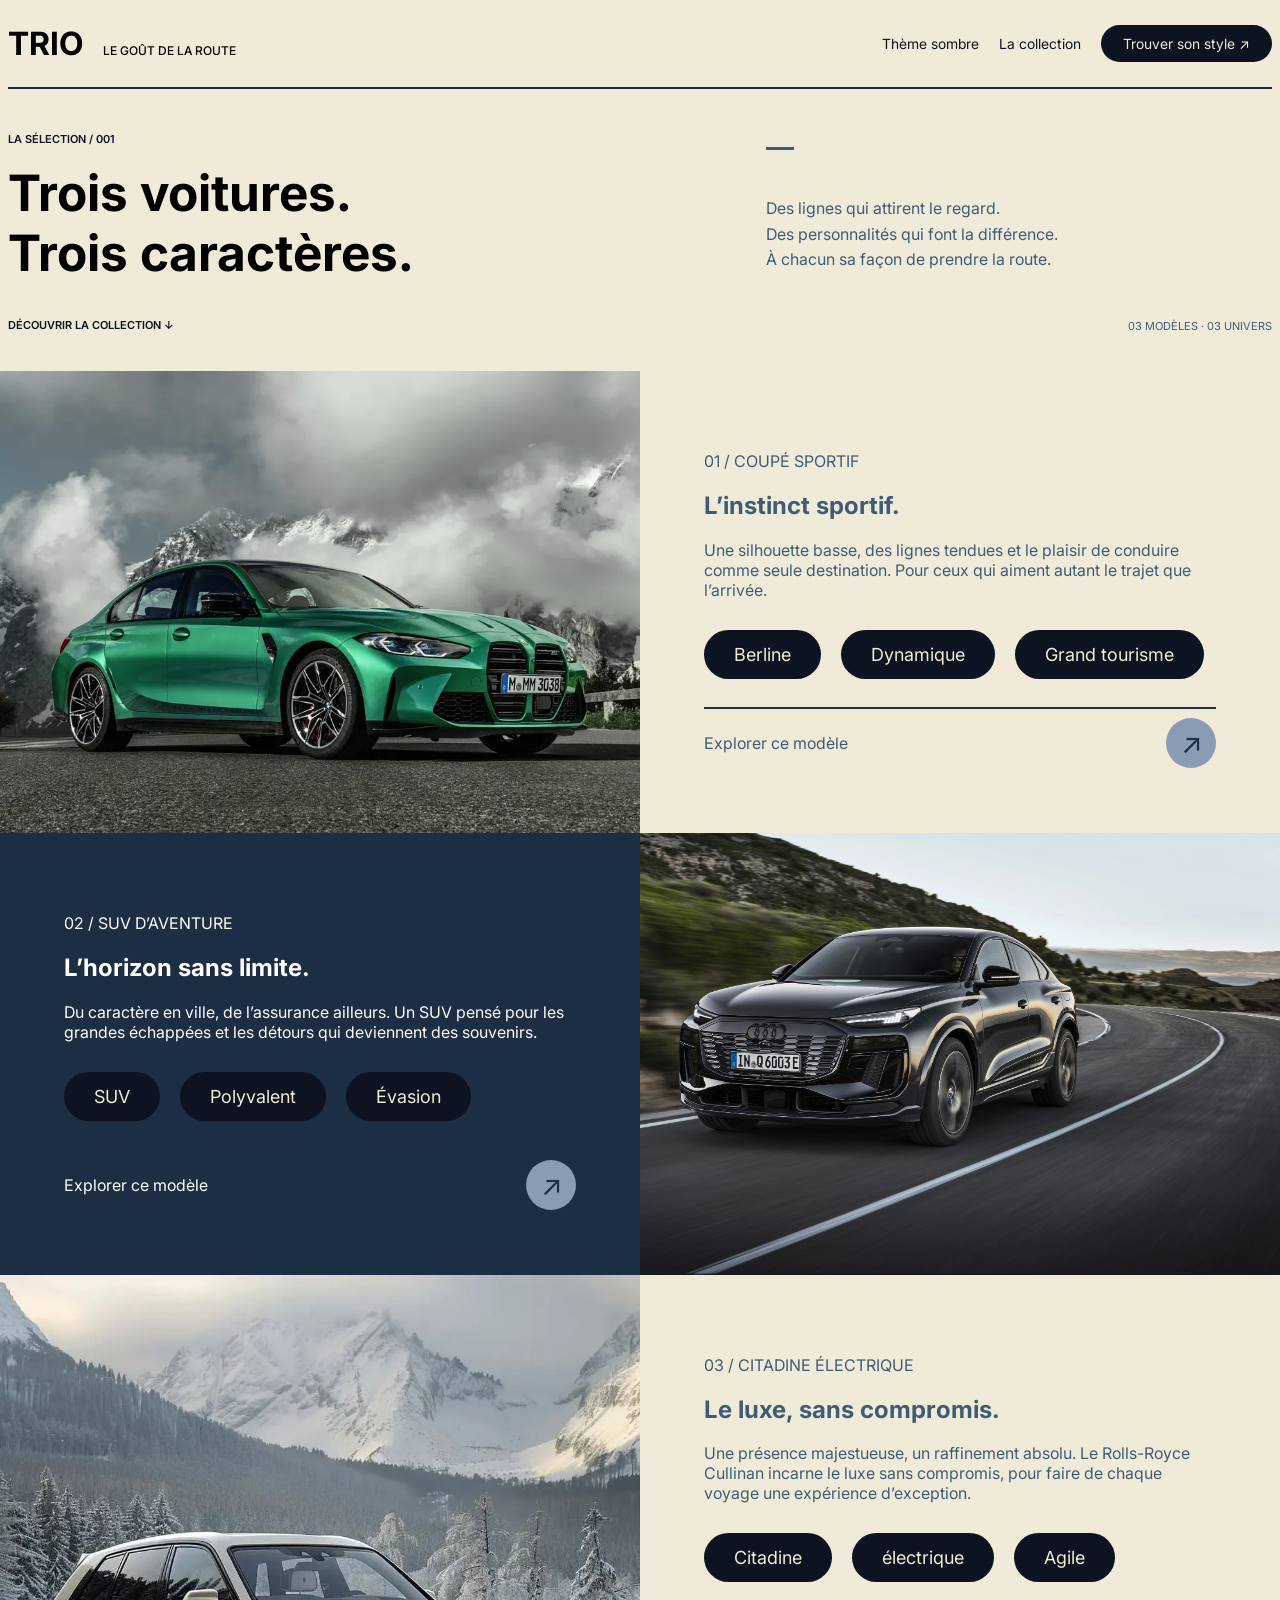
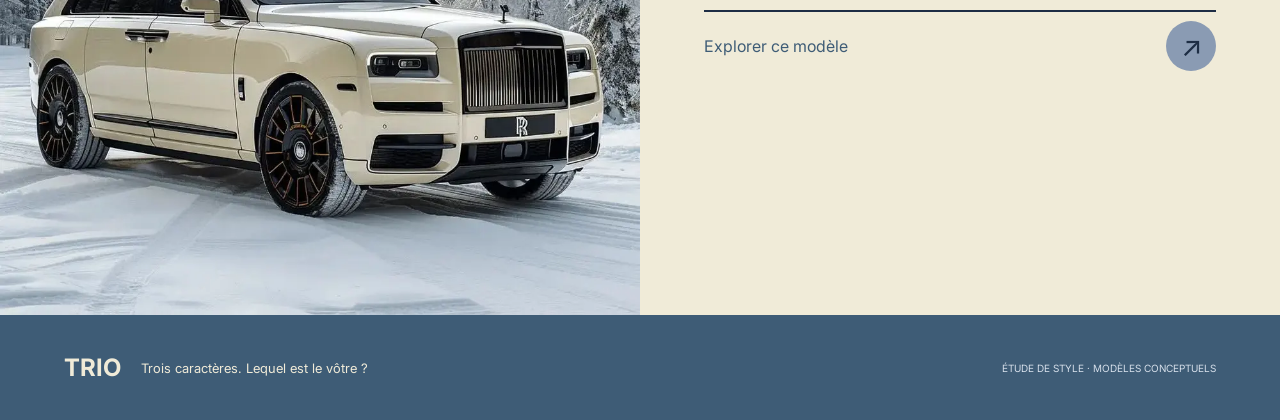
<file: index.html>
<!DOCTYPE html>
<html lang="fr">
<head>
    <meta charset="UTF-8">
    <meta name="viewport" content="width=device-width, initial-scale=1.0">
    <title>TRIO – Le goût de la route : trois voitures, trois caractères</title>
    <!-- Réseaux sociaux : aperçu du lien (Open Graph / Twitter) -->
    <meta property="og:type" content="website">
    <meta property="og:title" content="TRIO – Le goût de la route : trois voitures, trois caractères">
    <meta property="og:description" content="TRIO, une sélection de trois voitures aux personnalités marquées : un coupé sportif, un SUV d'aventure et un SUV de luxe.">
    <meta property="og:image" content="https://ramos.alwaysdata.net/image/voiture1.webp">
    <meta name="twitter:card" content="summary_large_image">
    <!-- Description affichée par les moteurs de recherche -->
    <meta name="description"content="TRIO, une sélection de trois voitures aux personnalités marquées : un coupé sportif, un SUV d'aventure et un SUV de luxe.">
    <!-- Préchargement de l'image principale et de la police pour accélérer l'affichage -->
    <link rel="preload" as="image" href="image/voiture1.webp" type="image/webp">
    <link rel="preload" as="font" type="font/woff2" href="font/inter/Inter-Regular.woff2" crossorigin>
    <!-- Feuille de style principale -->
    <link rel="stylesheet" href="css/style.css">
    <!-- Script du changement de thème clair/sombre (defer : exécuté après le chargement du HTML) -->
    <script src="javascript/script.js" defer></script>
    <!-- Icône de l'onglet du navigateur -->
    <link rel="icon" type="image/png" href="image/favicon.png">
</head>
<body>
    <!-- Header: logo, menu and theme button -->
    <header id="top">
        <!-- Barre du haut : logo + navigation -->
        <div class="entete">
            <p class="logo"><span class="logo-titre">TRIO</span><span class="logo-sous">LE GOÛT DE LA ROUTE</span></p>
            <nav class="menu">
                <!-- Bouton qui bascule entre thème clair et sombre -->
                <button type="button" class="theme-toggle" id="theme-toggle" aria-pressed="false">Thème sombre</button>
                <a href="index.html#voiture1">La collection</a>
                <a href="#voiture1" class="tag">Trouver son style ↗</a>
            </nav>
        </div>
        <hr class="barre">
        <!-- Introduction : titre à gauche, slogan à droite -->
        <div class="intro">
            <div class="intro-gauche">
                <small>LA SÉLECTION / 001</small>
                <h1>Trois voitures.<br>Trois caractères.</h1>
                <a href="#voiture1" class="decouvrir">DÉCOUVRIR LA COLLECTION ↓</a>
            </div>
            <div class="intro-droite">
                <hr class="trait">
                <p>Des lignes qui attirent le regard.<br>Des personnalités qui font la différence.<br>À chacun sa façon de prendre la route.</p>
                <small class="compteur">03 MODÈLES · 03 UNIVERS</small>
            </div>
        </div>
    </header>
    <!-- Main content -->
    <main>
        <!-- Voiture 1 : coupé sportif (image à gauche, texte à droite) -->
        <article id="voiture1">
            <img src="image/voiture1.webp" width="1000" height="667" fetchpriority="high" loading="lazy" alt="Coupé sportif aux lignes basses et tendues">
            <div class="texte1">
                <p>01  /  COUPÉ SPORTIF</p>
                <h2>L’instinct sportif.</h2>
                <p>Une silhouette basse, des lignes tendues et le plaisir de conduire comme seule destination. Pour ceux qui aiment autant le trajet que l’arrivée. </p>
                <!-- Mots-clés du modèle -->
                <div class="tags">
                    <span class="tag">Berline</span>
                    <span class="tag">Dynamique</span>
                    <span class="tag">Grand tourisme</span>
                    <hr class="barre">
                </div>
                <!-- Lien vers la page détaillée du modèle -->
                <div class="div-fleche">
                    <p>Explorer ce modèle</p>
                    <a href="voiture1.html" class="bouton-fleche" aria-label="Explorer ce modèle">↗</a>
                </div>
            </div>
        </article>
        <!-- Voiture 2 : SUV d'aventure (texte à gauche, image à droite) -->
        <article id="voiture2">
            <div class="texte2">
                <p>02  /  SUV D’AVENTURE</p>
                <h2>L’horizon sans limite.</h2>
                <p>Du caractère en ville, de l’assurance ailleurs. Un SUV pensé pour les grandes échappées et les détours qui deviennent des souvenirs.</p>
                <!-- Mots-clés du modèle -->
                <div class="tags">
                    <span class="tag">SUV</span>
                    <span class="tag">Polyvalent</span>
                    <span class="tag">Évasion</span>
                    <hr class="barre">
                </div>
                <!-- Lien vers la page détaillée du modèle -->
                <div class="div-fleche">
                    <p>Explorer ce modèle</p>
                    <a href="voiture2.html" class="bouton-fleche" aria-label="Explorer ce modèle">↗</a>
                </div>
            </div>
            <img src="image/voiture2.webp" width="1000" height="596" loading="lazy" alt="SUV d'aventure sur la route">
        </article>
        <!-- Voiture 3 : Rolls-Royce Cullinan (image à gauche, texte à droite) -->
        <article id="voiture3">
            <img src="image/voiture3.webp" width="1000" height="1000" loading="lazy" alt="Rolls-Royce Cullinan, SUV de luxe">
            <div class="texte3">
                <p>03  /  CITADINE ÉLECTRIQUE</p>
                <h2>Le luxe, sans compromis.</h2>
                <p>Une présence majestueuse, un raffinement absolu. Le Rolls-Royce Cullinan incarne le luxe sans compromis, pour faire de chaque voyage une expérience d’exception.</p>
                <!-- Mots-clés du modèle -->
                <div class="tags">
                    <span class="tag">Citadine</span>
                    <span class="tag">électrique</span>
                    <span class="tag">Agile</span>
                    <hr class="barre">
                </div>
                <!-- Lien vers la page détaillée du modèle -->
                <div class="div-fleche">
                    <p>Explorer ce modèle</p>
                    <a href="voiture3.html" class="bouton-fleche" aria-label="Explorer ce modèle">↗</a>
                </div>
            </div>
        </article>
    </main>
    <!-- Footer -->
    <footer id="footer">
        <span class="footer-logo">TRIO</span>
        <span class="footer-slogan">Trois caractères. Lequel est le vôtre ?</span>
        <small class="footer-note">ÉTUDE DE STYLE · MODÈLES CONCEPTUELS</small>
    </footer>
</body>
</html>
</file>
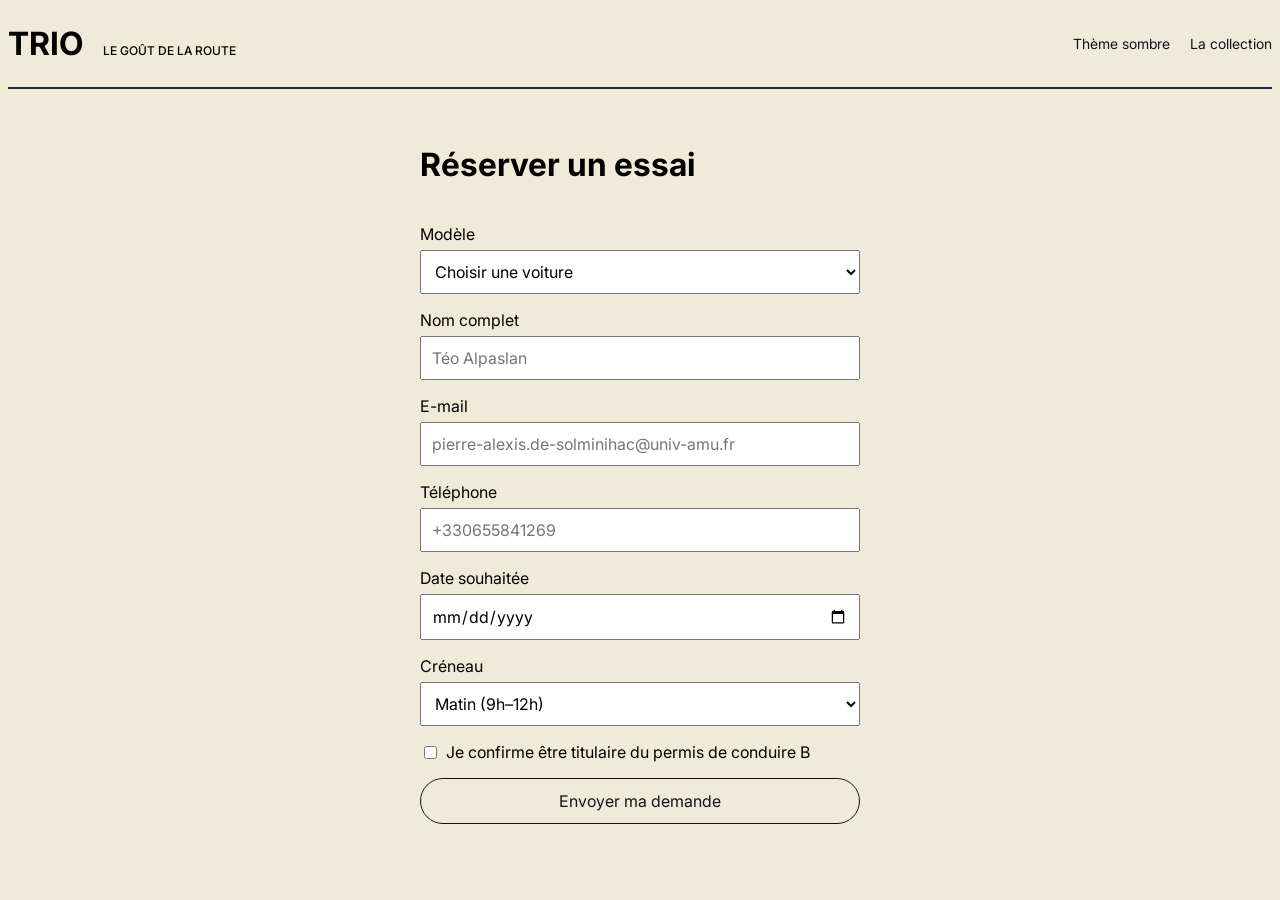
<file: formulaire.html>
<!DOCTYPE html>
<html lang="fr">
<head>
    <meta charset="UTF-8">
    <meta name="viewport" content="width=device-width, initial-scale=1.0">
    <title>TRIO – Réserver un essai</title>
    <meta name="description" content="Réservez un essai d'une voiture de la collection TRIO : BMW M3, Audi Q6 e-tron ou Rolls-Royce Cullinan.">
    <meta property="og:type" content="website">
    <meta property="og:title" content="TRIO – Réserver un essai">
    <meta property="og:description" content="Réservez un essai d'une voiture de la collection TRIO : BMW M3, Audi Q6 e-tron ou Rolls-Royce Cullinan.">
    <meta property="og:image" content="https://ramos.alwaysdata.net/image/voiture1.webp">
    <meta name="twitter:card" content="summary_large_image">
    <link rel="stylesheet" href="css/style.css">
    <!-- Theme switch (2nd stylesheet) -->
    <script src="javascript/script.js" defer></script>
    <link rel="icon" type="image/png" href="image/favicon.png">
</head>
<body>
    <!-- Header: logo, menu and theme button -->
    <header id="top">
        <div class="entete">
            <p class="logo"><span class="logo-titre">TRIO</span><span class="logo-sous">LE GOÛT DE LA ROUTE</span></p>
            <nav class="menu">
                <button type="button" class="theme-toggle" id="theme-toggle" aria-pressed="false">Thème sombre</button>
                <a href="index.html#voiture1">La collection</a>
            </nav>
        </div>
        <hr class="barre">
    </header>
    <!-- Main content -->
    <main>
        <h1 class="form-titre">Réserver un essai</h1>
        <!-- Test drive request (not sent anywhere yet) -->
        <form class="formulaire" action="#" method="post">
            <label>Modèle
                <select name="modele" required>
                    <option value="">Choisir une voiture</option>
                    <option>BMW M3 G80 Competition M</option>
                    <option>Audi Q6 e-tron</option>
                    <option>Rolls-Royce Cullinan</option>
                </select>
            </label>
            <label>Nom complet
                <input type="text" placeholder="Téo Alpaslan" name="nom" autocomplete="name" required>
            </label>
            <label>E-mail
                <input type="email" name="email" placeholder="pierre-alexis.de-solminihac@univ-amu.fr" autocomplete="email" required>
            </label>
            <label>Téléphone
                <input type="tel" placeholder="+330655841269" name="tel" autocomplete="tel" pattern="[0-9 +]{10,}" required>
            </label>
            <label>Date souhaitée
                <input type="date" name="date" required>
            </label>
            <label>Créneau
                <select name="creneau" required>
                    <option>Matin (9h–12h)</option>
                    <option>Après-midi (14h–18h)</option>
                </select>
            </label>
            <label class="form-check">
                <input type="checkbox" name="permis" required>
                Je confirme être titulaire du permis de conduire B
            </label>
            <button type="submit" class="bouton-clair">Envoyer ma demande</button>
        </form>
    </main>
</body>
</html>
</file>
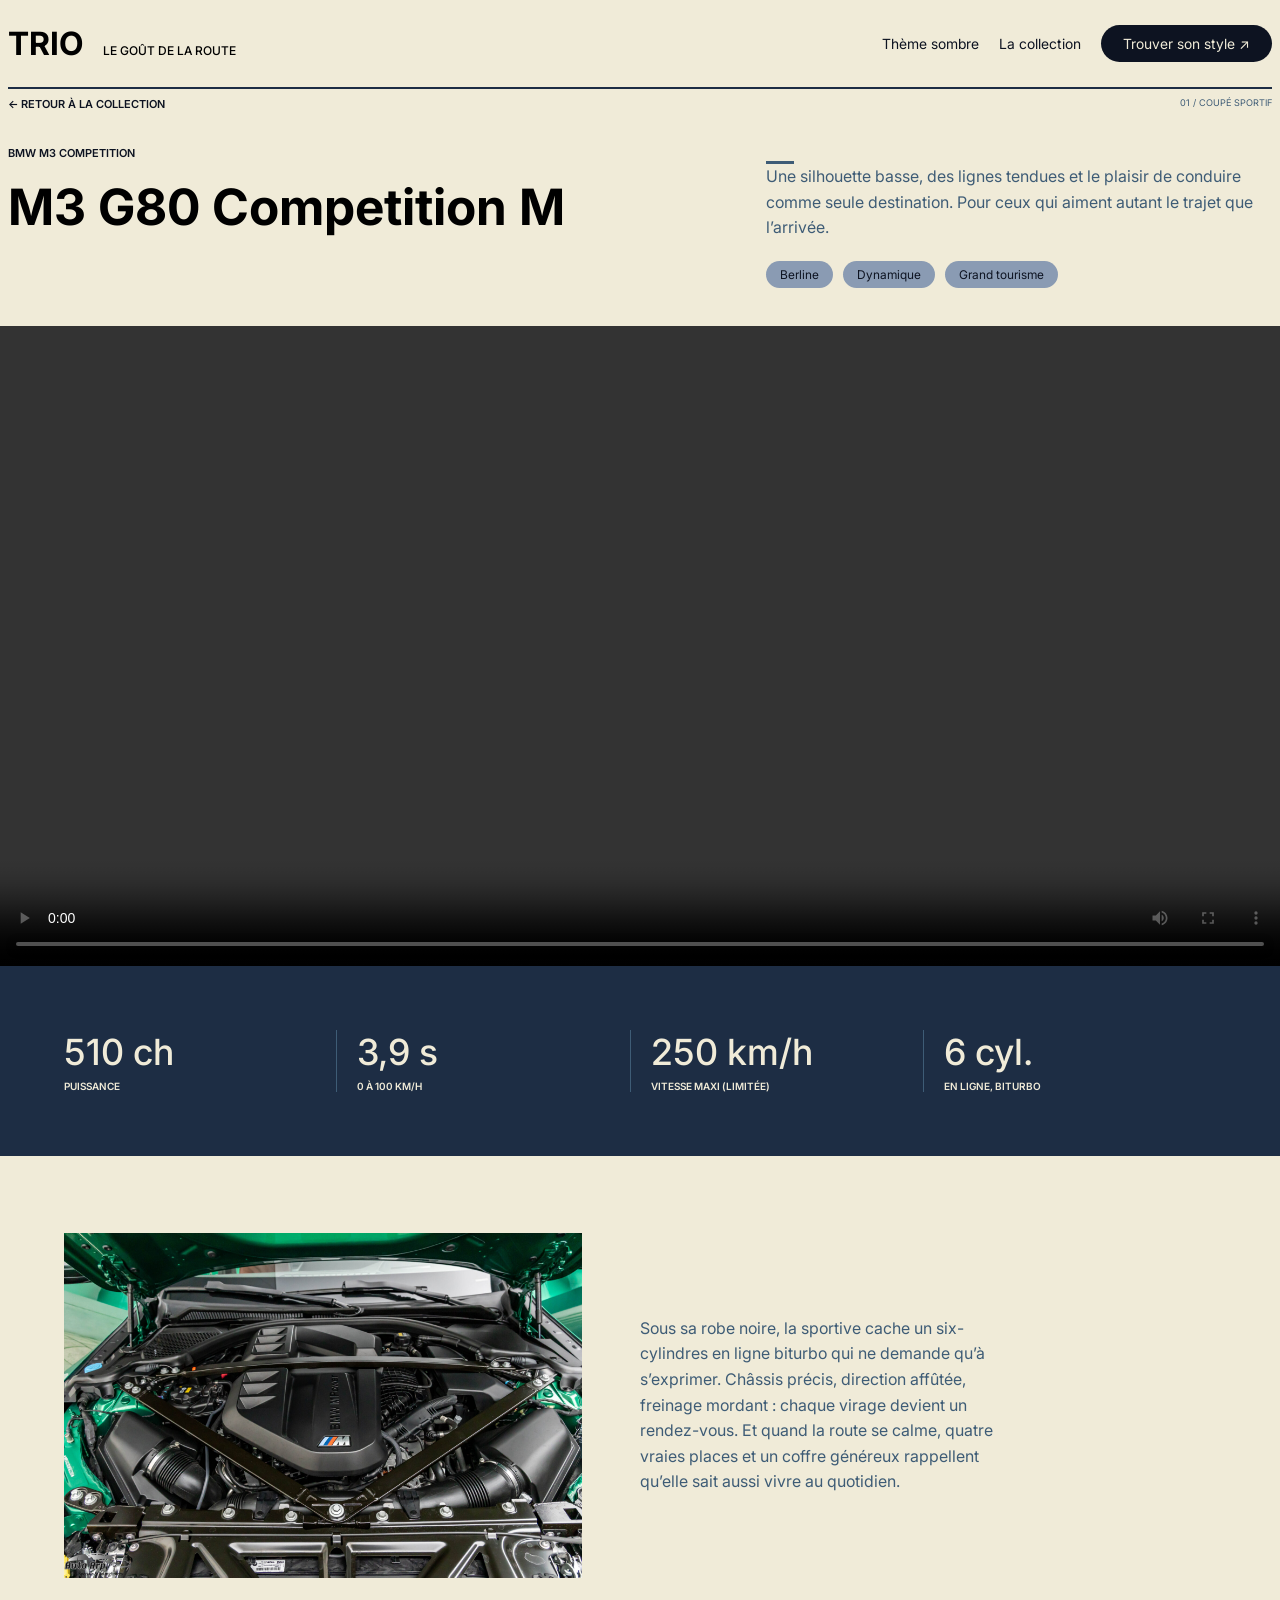
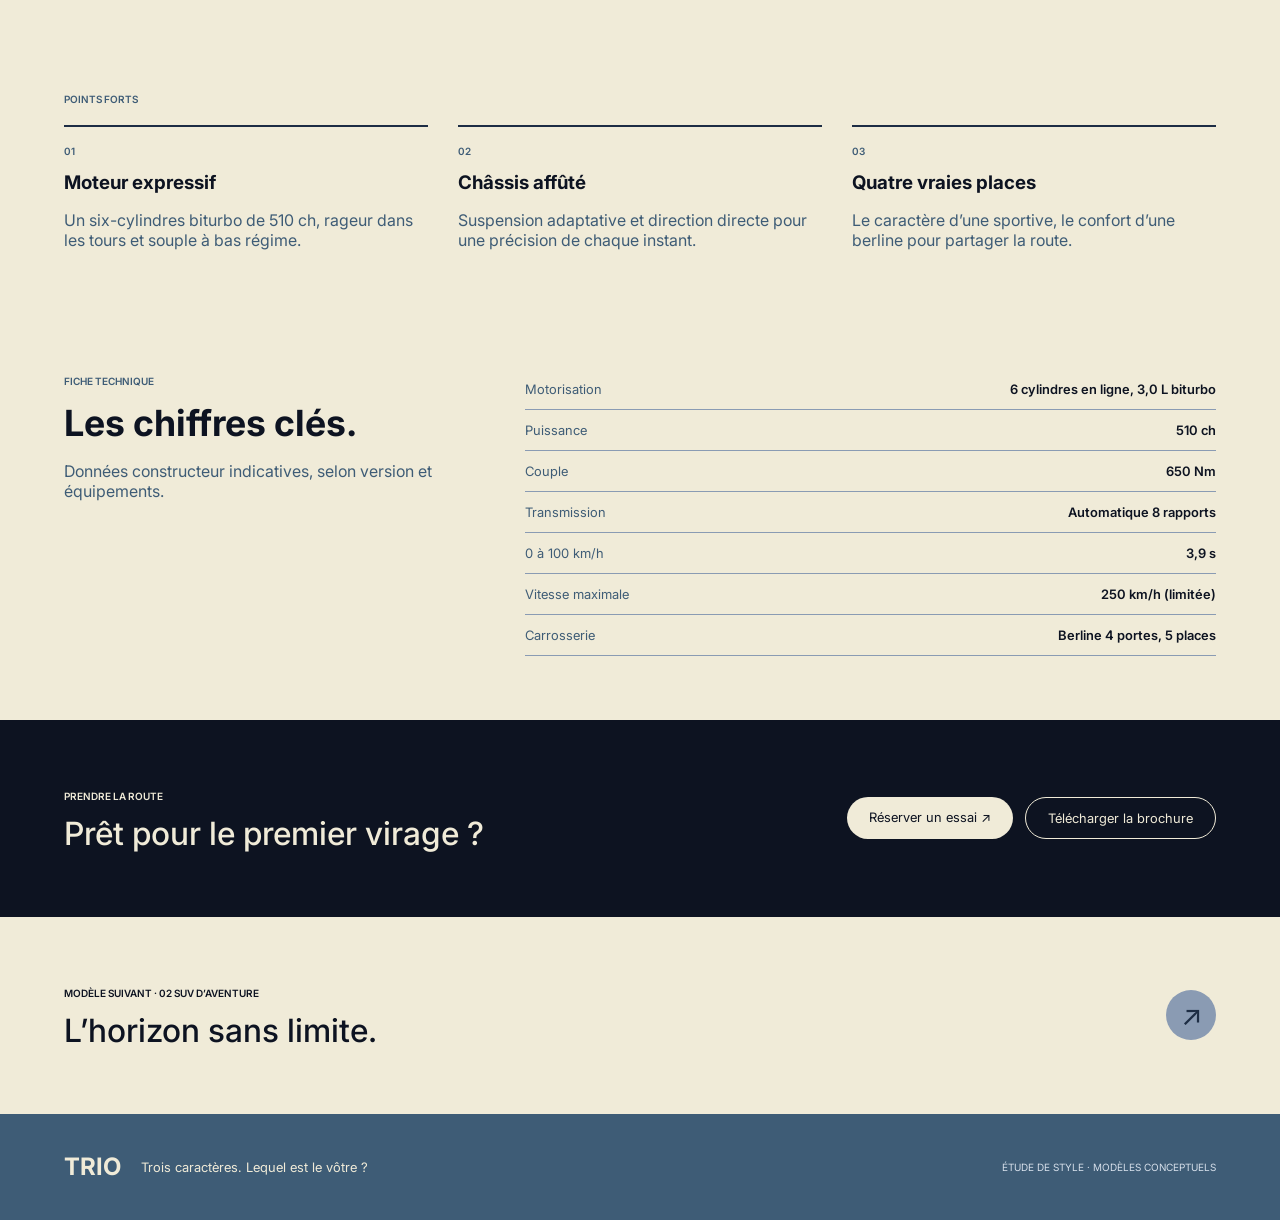
<file: voiture1.html>
<!DOCTYPE html>
<html lang="fr">
<head>
    <meta charset="UTF-8">
    <meta name="viewport" content="width=device-width, initial-scale=1.0">
    <title>TRIO – BMW M3 G80 Competition M</title>
    <meta property="og:type" content="website">
    <meta property="og:title" content="TRIO – BMW M3 G80 Competition M">
    <meta property="og:description" content="La sportive de la collection TRIO : BMW M3 G80 Competition M, 510 ch, 0 à 100 km/h en 3,9 s.">
    <meta property="og:image" content="https://ramos.alwaysdata.net/image/voiture1.webp">
    <meta name="twitter:card" content="summary_large_image">
    <meta name="description" content="La sportive de la collection TRIO : BMW M3 G80 Competition M, 510 ch, 0 à 100 km/h en 3,9 s.">
    <link rel="preload" as="font" type="font/woff2" href="font/inter/Inter-Regular.woff2" crossorigin>
    <link rel="stylesheet" href="css/style.css">
    <!-- Theme switch (2nd stylesheet) -->
    <script src="javascript/script.js" defer></script>
    <link rel="icon" type="image/png" href="image/favicon.png">
</head>
<body>
    <!-- Header: logo, menu and theme button -->
    <header id="top">
        <div class="entete">
            <p class="logo"><span class="logo-titre">TRIO</span><span class="logo-sous">LE GOÛT DE LA ROUTE</span></p>
            <nav class="menu">
                <button type="button" class="theme-toggle" id="theme-toggle" aria-pressed="false">Thème sombre</button>
                <a href="index.html#voiture1">La collection</a>
                <a href="index.html#voiture2" class="tag">Trouver son style ↗</a>
            </nav>
        </div>
        <hr class="barre">
        <nav class="fil" aria-label="Fil d'Ariane">
            <a href="index.html#voiture1" class="decouvrir">← RETOUR À LA COLLECTION</a>
            <small>01  /  COUPÉ SPORTIF</small>
        </nav>
        <div class="intro">
            <div class="intro-gauche">
                <small>BMW M3 COMPETITION</small>
                <h1>M3 G80 Competition M</h1>
            </div>
            <div class="intro-droite">
                <hr class="trait">
                <p>Une silhouette basse, des lignes tendues et le plaisir de conduire comme seule destination. Pour ceux qui aiment autant le trajet que l’arrivée.</p>
                <div class="tags">
                    <span class="tag">Berline</span>
                    <span class="tag">Dynamique</span>
                    <span class="tag">Grand tourisme</span>
                </div>
            </div>
        </div>
    </header>
    <!-- Main content -->
    <main>
        <video class="video-m3" src="video/pub_M3_voix.mp4" controls playsinline preload="metadata"></video>

        <section class="chiffres" aria-label="Performances">
            <div><strong>510 ch</strong><small>PUISSANCE</small></div>
            <div><strong>3,9 s</strong><small>0 À 100 KM/H</small></div>
            <div><strong>250 km/h</strong><small>VITESSE MAXI (LIMITÉE)</small></div>
            <div><strong>6 cyl.</strong><small>EN LIGNE, BITURBO</small></div>
        </section>

        <section class="moteur" aria-label="Le moteur">
            <img src="image/moteur_m3.jpg" loading="lazy" alt="Moteur 6 cylindres en ligne biturbo de la BMW M3">
            <p>Sous sa robe noire, la sportive cache un six-cylindres en ligne biturbo qui ne demande qu’à s’exprimer. Châssis précis, direction affûtée, freinage mordant : chaque virage devient un rendez-vous. Et quand la route se calme, quatre vraies places et un coffre généreux rappellent qu’elle sait aussi vivre au quotidien.</p>
        </section>

        <section class="points">
            <h2 class="surtitre">POINTS FORTS</h2>
            <div class="points-liste">
                <article><small>01</small><h3>Moteur expressif</h3><p>Un six-cylindres biturbo de 510 ch, rageur dans les tours et souple à bas régime.</p></article>
                <article><small>02</small><h3>Châssis affûté</h3><p>Suspension adaptative et direction directe pour une précision de chaque instant.</p></article>
                <article><small>03</small><h3>Quatre vraies places</h3><p>Le caractère d’une sportive, le confort d’une berline pour partager la route.</p></article>
            </div>
        </section>

        <section class="fiche">
            <div>
                <small>FICHE TECHNIQUE</small>
                <h2>Les chiffres clés.</h2>
                <p>Données constructeur indicatives, selon version et équipements.</p>
            </div>
            <table>
                <tr><th scope="row">Motorisation</th><td>6 cylindres en ligne, 3,0 L biturbo</td></tr>
                <tr><th scope="row">Puissance</th><td>510 ch</td></tr>
                <tr><th scope="row">Couple</th><td>650 Nm</td></tr>
                <tr><th scope="row">Transmission</th><td>Automatique 8 rapports</td></tr>
                <tr><th scope="row">0 à 100 km/h</th><td>3,9 s</td></tr>
                <tr><th scope="row">Vitesse maximale</th><td>250 km/h (limitée)</td></tr>
                <tr><th scope="row">Carrosserie</th><td>Berline 4 portes, 5 places</td></tr>
            </table>
        </section>

        <section class="appel">
            <div>
                <small>PRENDRE LA ROUTE</small>
                <h2>Prêt pour le premier virage ?</h2>
            </div>
            <div class="appel-boutons">
                <a href="formulaire.html" class="bouton-clair">Réserver un essai ↗</a>
                <a href="https://www.bmw.fr/fr/tous-les-modeles/m-series/bmw-serie-3-modeles-m/bmw-m3-berline.html" class="bouton-contour">Télécharger la brochure</a>
            </div>
        </section>

        <nav class="suivant" aria-label="Modèle suivant">
            <div>
                <small>MODÈLE SUIVANT  ·  02 SUV D’AVENTURE</small>
                <h2>L’horizon sans limite.</h2>
            </div>
            <a href="voiture2.html" class="bouton-fleche" aria-label="Modèle suivant">↗</a>
        </nav>
    </main>
    <!-- Footer -->
    <footer id="footer">
        <span class="footer-logo">TRIO</span>
        <span class="footer-slogan">Trois caractères. Lequel est le vôtre ?</span>
        <small class="footer-note">ÉTUDE DE STYLE · MODÈLES CONCEPTUELS</small>
    </footer>
</body>
</html>
</file>
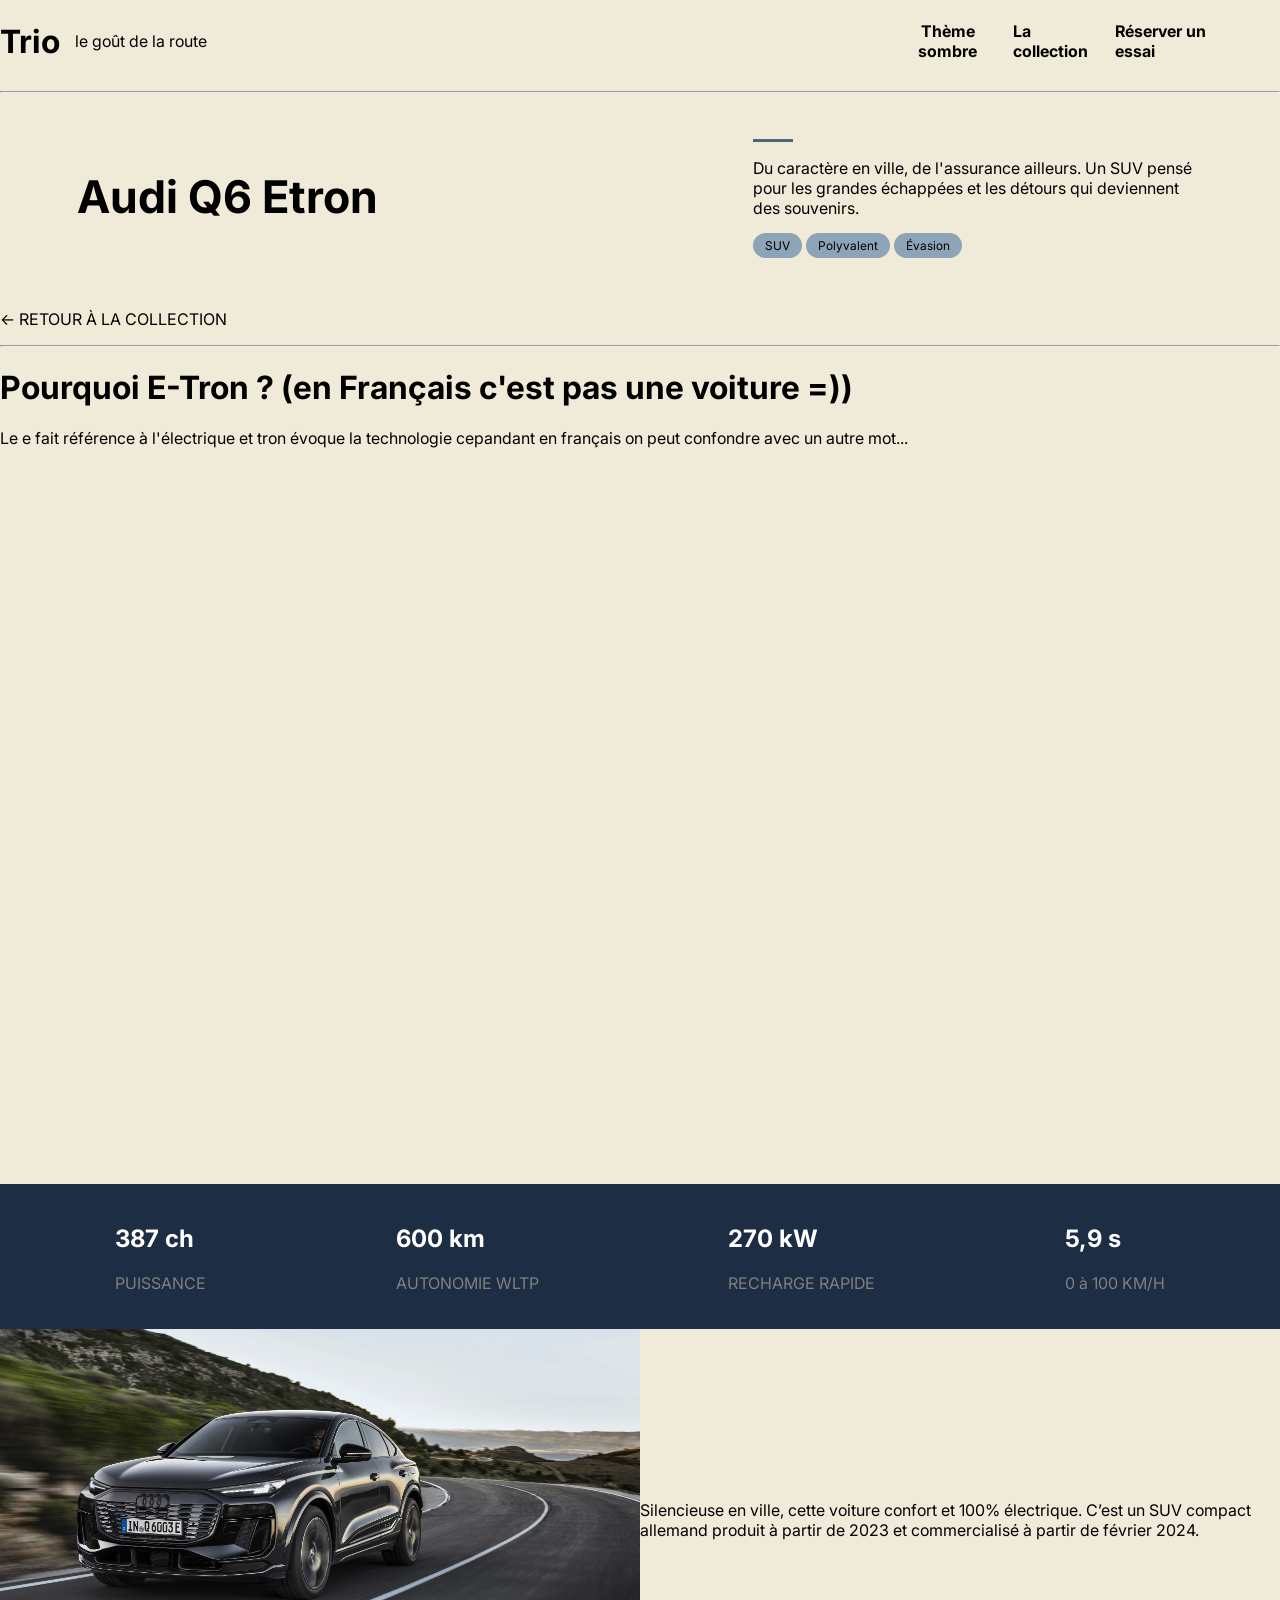
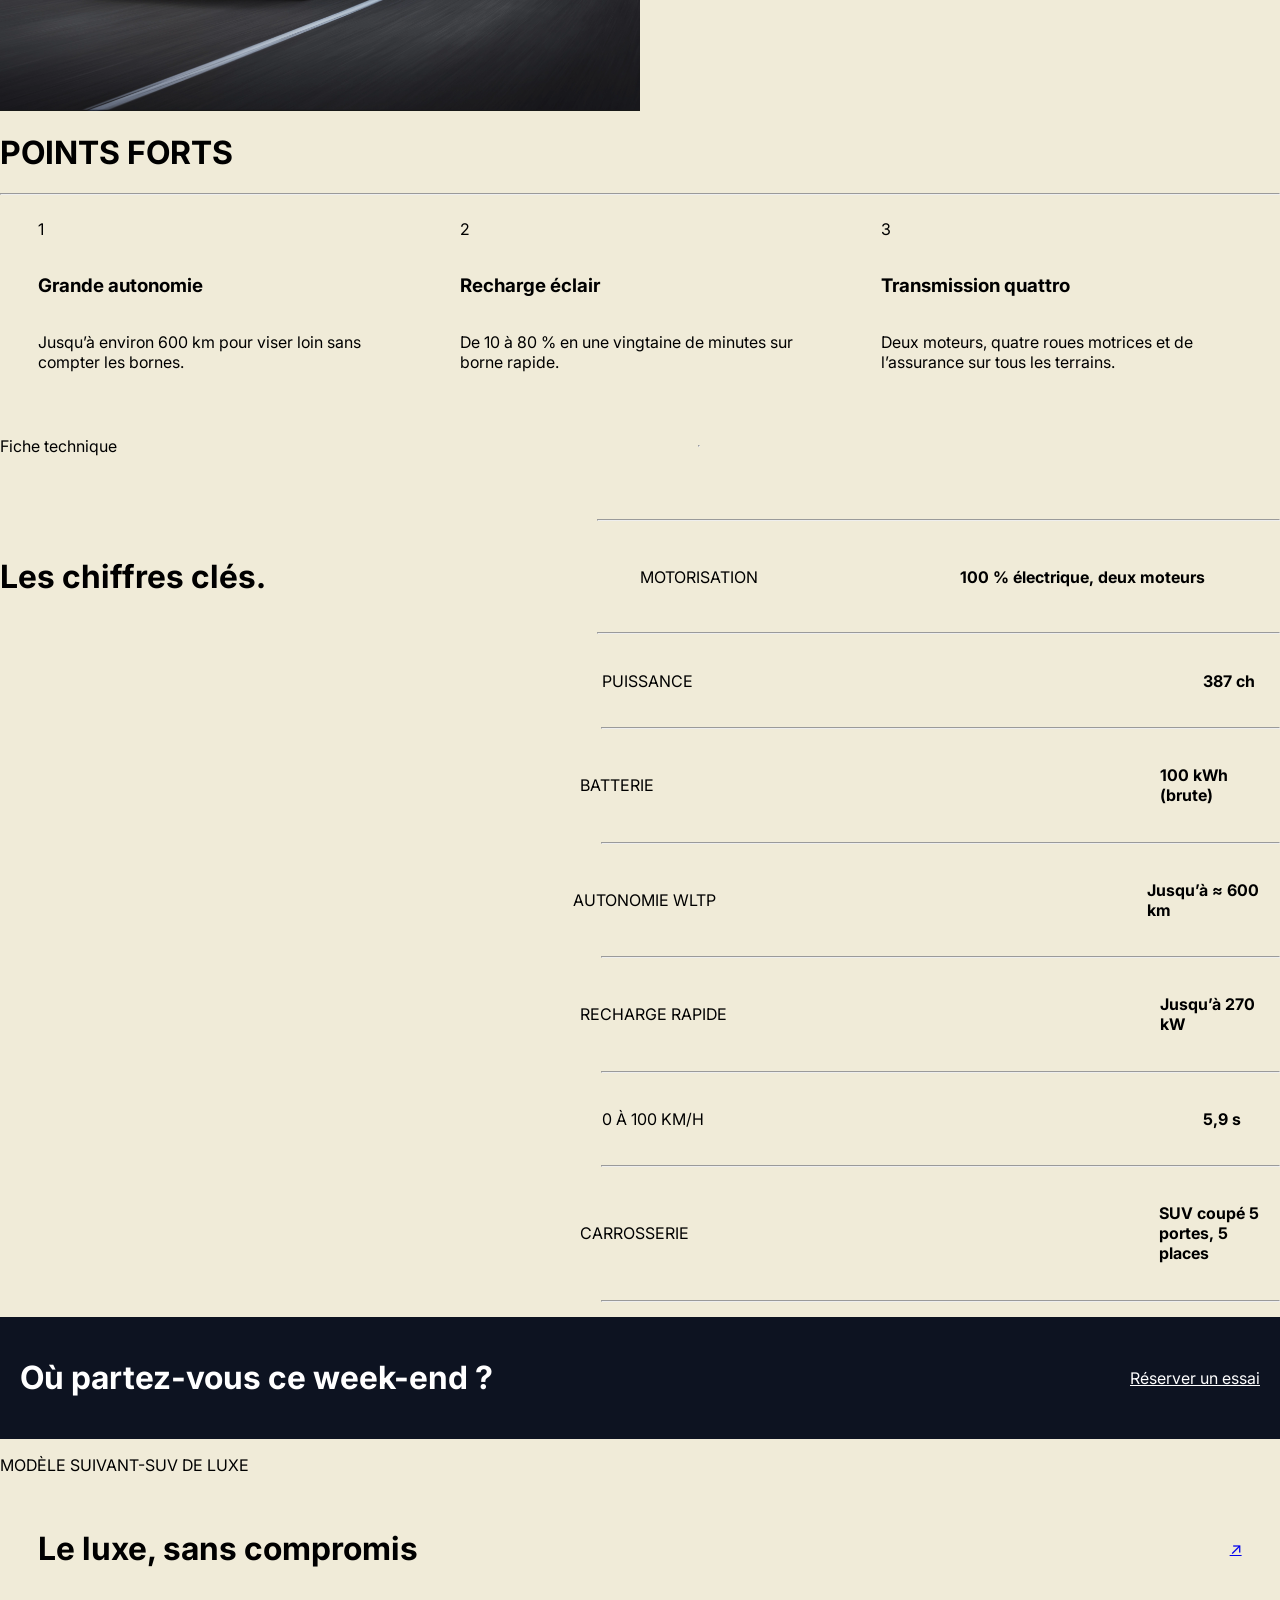
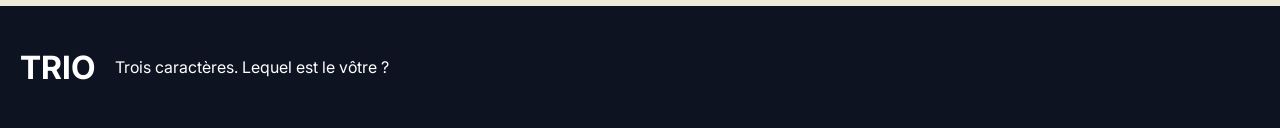
<file: voiture2.html>
<!DOCTYPE html>
<html lang="fr">
<head>
    <meta charset="UTF-8">
    <meta name="viewport" content="width=device-width, initial-scale=1.0">
    <title>TRIO – Audi Q6 e-tron</title>
    <meta name="description" content="Audi Q6 e-tron : SUV 100 % électrique, 387 ch, jusqu'à 600 km d'autonomie et recharge rapide 270 kW.">
    <meta property="og:type" content="website">
    <meta property="og:title" content="TRIO – Audi Q6 e-tron">
    <meta property="og:description" content="Audi Q6 e-tron : SUV 100 % électrique, 387 ch, jusqu'à 600 km d'autonomie et recharge rapide 270 kW.">
    <meta property="og:image" content="https://ramos.alwaysdata.net/image/voiture2.webp">
    <meta name="twitter:card" content="summary_large_image">
    <link rel="stylesheet" href="css/voiture2css.css">
    <!-- Theme switch (2nd stylesheet) -->
    <script src="javascript/script.js" defer></script>
    <link rel="icon" type="image/png" href="image/favicon.png">
</head>
<body>
    <!-- Header: logo, menu and theme button -->
    <div class="titre">
        <h1>Trio</h1>
        <p>le goût de la route</p>
        <h4 class="titre1">
            <button type="button" class="theme-toggle" id="theme-toggle" aria-pressed="false">Thème sombre</button>
            <a href="index.html#voiture1">La collection</a>
            <a href="formulaire.html">Réserver un essai</a>
        </h4>
    </div>
    <hr class="barre">
    <!-- Intro: title and description -->
    <div class="intro">
         <h1>Audi Q6 Etron</h1>
            <div class="description">
                <p>Du caractère en ville, de l'assurance ailleurs.
                Un SUV pensé pour les grandes échappées et les
                détours qui deviennent des souvenirs.</p>
                <span>SUV</span>
                <span>Polyvalent</span>
                <span>Évasion</span>
            </div>
    </div>
    <p><a href="index.html#voiture2">←  RETOUR À LA COLLECTION</a></p>
    <hr class="barre">
    <h1>Pourquoi E-Tron ? (en Français c'est pas une voiture =))</h1>
    <p>Le e fait référence à l'électrique et tron évoque la technologie cepandant en français on peut confondre avec un autre mot...</p>
    <!-- Presentation video -->
    <video class="video-audi" autoplay muted loop>
        <source src="video/Q6_PUB.mp4" type="video/mp4">
    </video>  
<!-- Key figures -->
<div class="barre-infos">
    <div class="info">
        <h2>387 ch</h2>
        <p>PUISSANCE</p>
    </div>

    <div class="info">
        <h2>600 km</h2>
        <p>AUTONOMIE WLTP</p>
    </div>

    <div class="info">
        <h2>270 kW</h2>
        <p>RECHARGE RAPIDE</p>
    </div>

    <div class="info">
        <h2>5,9 s</h2> 
        <p>0 à 100 KM/H</p>
    </div>
</div>
<!-- Photo and short text -->
<div class="presentation">
        <img src="image/voiture2.png" class="voiture" alt="Audi Q6 e-tron">
        <p>Silencieuse en ville, cette voiture confort et 100% électrique. 
           C’est un SUV compact allemand produit à partir de 2023 
           et commercialisé à partir de février 2024.
        </p>
</div>
    <!-- Strengths -->
    <h1>POINTS FORTS</h1>
    <hr class="barre">
    <div class="nombre"> 
        <p>1</p>
        <p>2</p>
        <p>3</p>
    </div>
    <div class="crit">
        <h3>Grande autonomie</h3>
        <h3>Recharge éclair</h3>
        <h3>Transmission quattro</h3>
    </div>
    <div class="txt">
        <p>Jusqu’à environ 600 km pour viser loin sans compter les bornes.</p>
        <p>De 10 à 80 % en une vingtaine de minutes sur borne rapide.</p>
        <p>Deux moteurs, quatre roues motrices et de l’assurance sur tous les terrains.</p>
    </div>
    <!-- Technical sheet -->
    <div class="fiche">
        <p style="margin-bottom: 100px;">  </p>
        <p>Fiche technique</p>
        <hr class="barre">
    </div>
    <div class="espace"> 
        <p>   </p>
        <hr class="barre">
    </div>
    <div class="cle">
        <h1>Les chiffres clés.</h1>
        <p>MOTORISATION</p>
        <h4>100 % électrique, deux moteurs</h4>
    </div>
    <div class="cle2">
        <p>   </p>
        <hr class="barre">
    </div>
    <div class="cle3">
        <p>   </p>
        <p>PUISSANCE</p>
        <h4>387 ch</h4>
    </div>
    <div class="cle4"> 
        <p>   </p>
        <hr class="barre">
    </div>
    <div class="cle5">
        <p>   </p>
        <p>BATTERIE</p>
        <h4>100 kWh (brute)</h4>
    </div>
    <div class="cle6"> 
        <p>   </p>
        <hr class="barre">
    </div>
    <div class="cle7">
        <p>   </p>
        <p>AUTONOMIE WLTP</p>
        <h4>Jusqu’à ≈ 600 km</h4>
    </div>
        <div class="cle8"> 
        <p>   </p>
        <hr class="barre">
    </div>
    <div class="cle9">
        <p>   </p>
        <p>RECHARGE RAPIDE</p>
        <h4>Jusqu’à 270 kW</h4>
    </div>
    <div class="cle10"> 
        <p>   </p>
        <hr class="barre">
    </div>
    <div class="cle11">
        <p>   </p>
        <p>0 À 100 KM/H</p>
        <h4>5,9 s</h4>
    </div>
    <div class="cle12">
        <p>   </p>
        <hr class="barre">
    </div>
    <div class="cle13">
        <p>   </p>
        <p>CARROSSERIE</p>
        <h4>SUV coupé 5 portes, 5 places</h4>
    </div>
    <div class="cle14">
        <p>   </p>
        <hr class="barre">
    </div>
    <!-- Call to action -->
    <div class="barre-infos2">
        <div class="infos2"> 
            <h1>Où partez-vous ce week-end ?</h1>
            <p><a href="formulaire.html">Réserver un essai</a></p>
        </div>
    </div>
    <p><a href="voiture3.html">MODÈLE SUIVANT-SUV DE LUXE</a></p>
    <!-- Next model -->
    <div class="luxe">
        <h1>Le luxe, sans compromis</h1>
        <a href="voiture3.html" class="bouton-fleche" aria-label="Modèle suivant">↗</a>
    </div>
    <div class="barre-infos3">
        <div class="info4">
            <h1>TRIO</h1>
            <p>Trois caractères. Lequel est le vôtre ?</p>
        </div>
    </div>
</body>
</html>
</file>
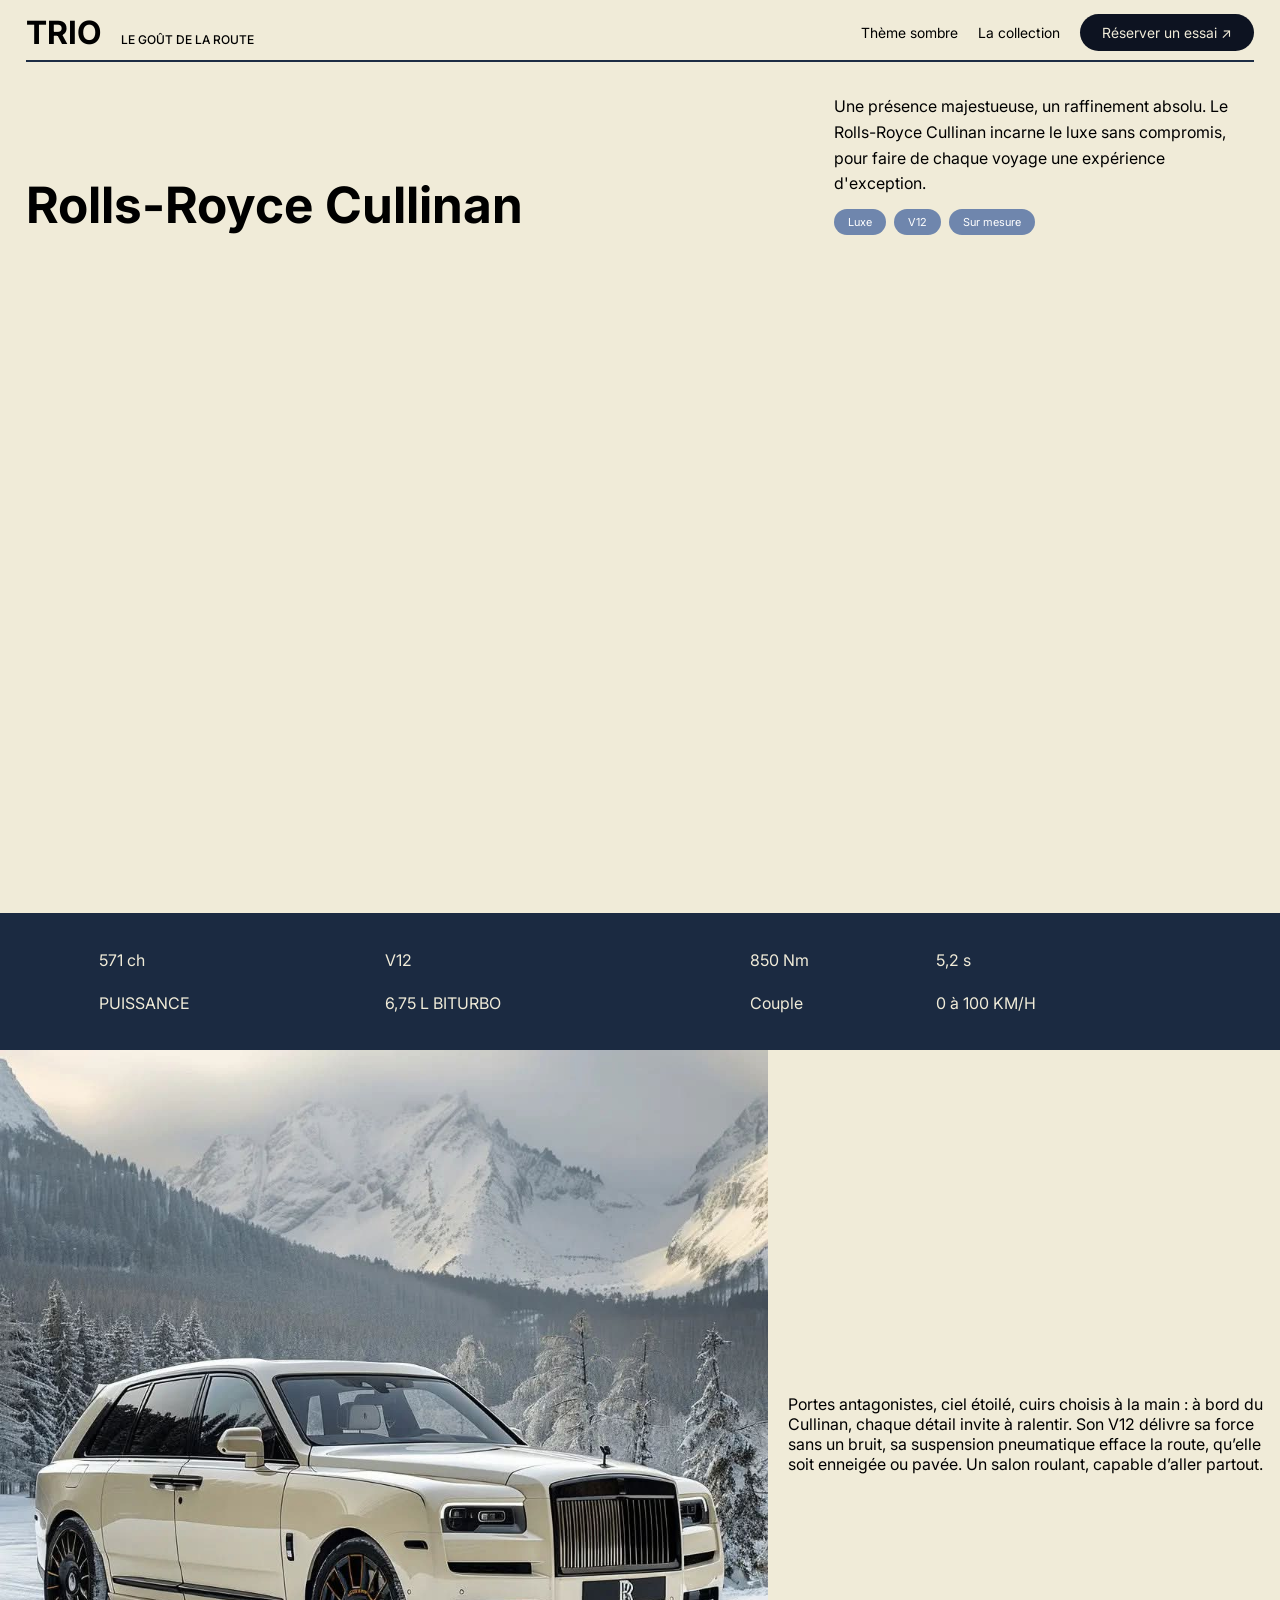
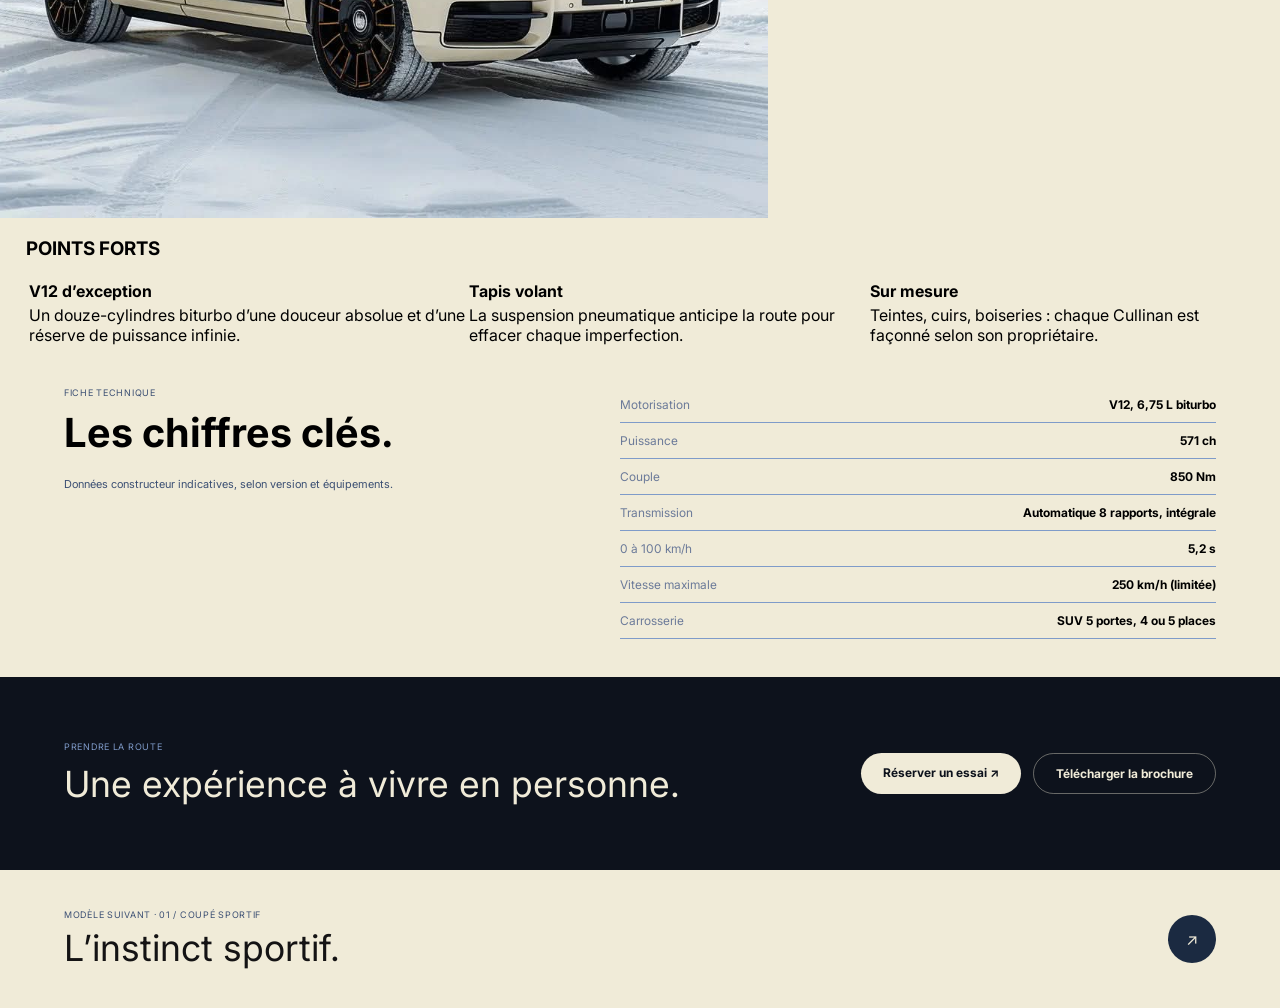
<file: voiture3.html>
<!DOCTYPE html>
<html lang="fr">
<head>
  <meta charset="utf-8">
  <meta name="viewport" content="width=device-width, initial-scale=1.0">
  <title>TRIO – Rolls-Royce Cullinan</title>
    <meta name="description" content="Rolls-Royce Cullinan : SUV de luxe, V12 biturbo de 571 ch, intérieur sur mesure et confort absolu.">
    <meta property="og:type" content="website">
    <meta property="og:title" content="TRIO – Rolls-Royce Cullinan">
    <meta property="og:description" content="Rolls-Royce Cullinan : SUV de luxe, V12 biturbo de 571 ch, intérieur sur mesure et confort absolu.">
    <meta property="og:image" content="https://ramos.alwaysdata.net/image/voiture3.webp">
    <meta name="twitter:card" content="summary_large_image">
  <link rel="stylesheet" href="css/voiture3css.css">
  <!-- Theme switch (2nd stylesheet) -->
  <script src="javascript/script.js" defer></script>
  <link rel="icon" type="image/png" href="image/favicon.png">
</head>
<body>
<!-- Header: logo, menu and theme button -->
<header id="top">
    <div class="entete">
        <p class="logo"><span class="logo-titre">TRIO</span><span class="logo-sous">LE GOÛT DE LA ROUTE</span></p>
        <nav class="menu">
            <button type="button" class="theme-toggle" id="theme-toggle" aria-pressed="false">Thème sombre</button>
            <a href="index.html#voiture1">La collection</a>
            <a href="formulaire.html" class="tag">Réserver un essai ↗</a>
        </nav>
    </div>
    <hr class="barre">
    <div class="intro">
        <h1>Rolls-Royce Cullinan</h1>
        <div class="bloc">
            <p class="presentation">
                Une présence majestueuse, un raffinement absolu. Le Rolls-Royce Cullinan incarne le luxe sans compromis, pour faire de chaque voyage une expérience d'exception.
            </p>
            <div class="carateristique">
                <span>Luxe</span>
                <span>V12</span>
                <span>Sur mesure</span>
            </div>
        </div>
    </div>
</header>
<!-- Full-width video -->
<section class="hero">
    <video autoplay muted loop playsinline>
        <source src="video/cullinan_pub.mp4" type="video/mp4">
    </video>
</section>
<!-- Key figures -->
<div class="Moteur">
<table>
<tr>
    <td>571 ch</td>
    <td>V12</td>
    <td>850 Nm</td>
    <td>5,2 s</td>
</tr>
<tr>
    <td>PUISSANCE</td>
    <td>6,75 L BITURBO</td>
    <td>Couple</td>
    <td>0 à 100 KM/H</td>
</tr>

</table>
</div>
<!-- Interior photo and text -->
<div class="interieur">
  <img src="image/voiture3.jpg" alt="Intérieur du Rolls-Royce Cullinan">
  <p>Portes antagonistes, ciel étoilé, cuirs choisis à la main : à bord du Cullinan, chaque détail invite à ralentir. Son V12 délivre sa force sans un bruit, sa suspension pneumatique efface la route, qu’elle soit enneigée ou pavée. Un salon roulant, capable d’aller partout.</p>
</div>
<!-- Strengths -->
<h3>POINTS FORTS</h3>
<table>
<tr>
    <td><strong>V12 d’exception</strong></td>
    <td><strong>Tapis volant</strong></td>
    <td><strong>Sur mesure</strong></td>
</tr>
<tr>
    <td>Un douze-cylindres biturbo d’une douceur absolue et d’une réserve de puissance infinie.</td>
    <td>La suspension pneumatique anticipe la route pour effacer chaque imperfection.</td>
    <td>Teintes, cuirs, boiseries : chaque Cullinan est façonné selon son propriétaire.</td>
</tr>
</table>
<!-- Technical sheet -->
<section class="fiche">
    <div class="fiche-intro">
        <span class="etiquette">Fiche technique</span>
        <h2><strong>Les chiffres clés.</strong></h2>
        <p>Données constructeur indicatives, selon version et équipements.</p>
    </div>

    <dl class="fiche-liste">
        <div><dt>Motorisation</dt><dd>V12, 6,75 L biturbo</dd></div>
        <div><dt>Puissance</dt><dd>571 ch</dd></div>
        <div><dt>Couple</dt><dd>850 Nm</dd></div>
        <div><dt>Transmission</dt><dd>Automatique 8 rapports, intégrale</dd></div>
        <div><dt>0 à 100 km/h</dt><dd>5,2 s</dd></div>
        <div><dt>Vitesse maximale</dt><dd>250 km/h (limitée)</dd></div>
        <div><dt>Carrosserie</dt><dd>SUV 5 portes, 4 ou 5 places</dd></div>
    </dl>
</section>
<!-- Call to action -->
<section class="appel">
    <div class="appel-texte">
        <span class="etiquette">Prendre la route</span>
        <h2>Une expérience à vivre en personne.</h2>
    </div>

    <div class="appel-boutons">
        <a href="formulaire.html" class="btn btn-plein">Réserver un essai ↗</a>
        <a href="https://www.rolls-roycemotorcars.com/en_GB/showroom/cullinan.html" class="btn btn-contour">Télécharger la brochure</a>
    </div>
</section>
<!-- Next model -->
<section class="suivant">
    <div class="suivant-texte">
        <span class="etiquette">Modèle suivant · 01 / Coupé sportif</span>
        <h2>L’instinct sportif.</h2>
    </div>

    <a href="voiture1.html" class="rond" aria-label="Voir le modèle suivant">↗</a>
</section>
</body>
</html>
</file>
<file: css/style.css>
@font-face {
    font-family: "Inter";
    src: url('../font/inter/Inter-Regular.woff2') format('woff2');
    font-weight: 400;
    font-display: swap;
}
@font-face {
    font-family: "Inter";
    src: url('../font/inter/Inter-Medium.woff2') format('woff2');
    font-weight: 500;
    font-display: swap;
}
@font-face {
    font-family: "Inter";
    src: url('../font/inter/Inter-SemiBold.woff2') format('woff2');
    font-weight: 600;
    font-display: swap;
}
@font-face {
    font-family: "Inter";
    src: url('../font/inter/Inter-Bold.woff2') format('woff2');
    font-weight: 700;
    font-display: swap;
}


/* Page base */
body{
    background-color: #F0EBD8;
    font-family: "Inter", sans-serif;
    margin: 0px;
}


#top h1{
    font-size: 50px;
    margin: 16px 0 30px;
}

/* Intro block (title + description) */
.intro {
    display: flex;
    justify-content: space-between;
    gap: 40px;
    padding: 30px 0;
}

.intro-gauche small,
.decouvrir {
    font-size: 11px;
    font-weight: 600;
    color: #0D1321;
    text-decoration: none;
}

.intro-droite {
    display: flex;
    flex-direction: column;
    justify-content: space-between;
    width: 40%;
    color: #3E5C76;
}

.trait {
    width: 28px;
    margin: 20px 0 0;
    border: none;
    border-top: 3px solid #3E5C76;
}

.intro-droite p {
    margin: 0;
    line-height: 1.6;
}

.compteur {
    align-self: flex-end;
    font-size: 11px;
}


#top{
    height: 20%;
    padding: 8px;

}

/* Header and menu */
.entete {
    display: flex;
    justify-content: space-between;
    align-items: center;
}

.menu {
    display: flex;
    align-items: center;
    gap: 20px;
    font-size: 14px;
}

.menu a {
    color: #0D1321;
    text-decoration: none;
}

.menu .theme-toggle {
    border: 0;
    padding: 0;
    background: none;
    color: #0D1321;
    font: inherit;
    cursor: pointer;
}

.menu .tag {
    color: #F0EBD8;
    font-size: 14px;
    padding: 10px 22px;
}

/* Logo */
.logo {
    display: flex;
    align-items: baseline;
    gap: 20px;
}

.logo-titre {
    font-size: 32px;
    font-weight: 700;
}

.logo-sous {
    font-size: 12px;
    font-weight: 500;
}

.barre {
  border: none;
  border-top: 2px solid #1D2D44;
  width: 100%;
}

/* Home page: the three car sections */
#voiture1 {
    display: flex;
}
#voiture2 {
    background-color: #1D2D44;
    display: flex;
}
#voiture3 {
    display: flex;
}

#voiture1 img,
#voiture2 img,
#voiture3 img {
    width: 50%;
    height: auto;
    object-fit: cover;
}

/* Text column of each car section */
.texte1 {
    flex: 1;
    padding: 40px;
    color: #3E5C76;
}
.texte2 {
    flex: 1;
    padding: 40px;
    color: white;
}
.texte3 {
    flex: 1;
    padding: 40px;
    color: #3E5C76;
}

/* Tags (rounded labels) */
.tags {
    display: flex;
    flex-wrap: wrap;
    gap: 20px;
    margin-top: 30px;
}

.tag {
    background-color: #0D1321;
    color: #F0EBD8;
    font-size: 18px;
    padding: 14px 30px;
    border-radius: 999px;
}

.div-fleche{
    display: flex;
    justify-content: space-between;
    align-items: center;
}

/* Round arrow button */
.bouton-fleche {
    display: flex;
    align-items: center;
    justify-content: center;
    width: 50px;
    height: 50px;
    border-radius: 50%;
    background-color: #8a9bb3;
    color: #1D2D44;
    font-size: 28px;
    text-decoration: none;
    flex-shrink: 0;
}

.bouton-fleche:hover {
    background-color: #a5b4c8;
}

/* Footer */
#footer {
    display: flex;
    align-items: center;
    gap: 20px;
    padding: 24px 36px;
    background-color: #3E5C76;
    color: #F0EBD8;
}

.footer-logo {
    font-size: 24px;
    font-weight: 700;
}

.footer-slogan {
    font-size: 13px;
}

.footer-note {
    margin-left: auto;
    font-size: 10px;
    color: #d6dfea;
}


/* ===== Page M3 (m3.html) ===== */

/* Car page: breadcrumb, key figures, engine, strengths, spec sheet, call to action */
.fil {
    display: flex;
    justify-content: space-between;
    font-size: 11px;
    color: #3E5C76;
}

.intro-droite .tags {
    gap: 10px;
    margin-top: 20px;
}

.intro-droite .tag {
    background-color: #8a9bb3;
    color: #0D1321;
    font-size: 12px;
    padding: 6px 14px;
}

.video-m3 {
    display: block;
    width: 100%;
    background-color: #0D1321;
}

/* Key figures bar */
.chiffres {
    display: flex;
    background-color: #1D2D44;
    color: #F0EBD8;
    padding: 40px;
}

.chiffres div {
    flex: 1;
    display: flex;
    flex-direction: column;
    gap: 6px;
    padding-left: 20px;
    border-left: 1px solid #3E5C76;
}

.chiffres div:first-child {
    padding-left: 0;
    border-left: none;
}

.chiffres strong {
    font-size: 36px;
    font-weight: 500;
}

.chiffres small,
.points small,
.fiche small,
.appel small,
.suivant small {
    font-size: 10px;
    font-weight: 600;
}

/* Engine section */
.moteur {
    display: flex;
    align-items: center;
    gap: 60px;
    padding: 60px 40px;
    color: #3E5C76;
}

.moteur img {
    width: 45%;
    height: auto;
}

.moteur p {
    max-width: 360px;
    line-height: 1.6;
}

.points,
.fiche {
    padding: 20px 40px 40px;
    color: #3E5C76;
}

/* Strengths list */
.points-liste {
    display: flex;
    gap: 30px;
    margin-top: 20px;
}

.points-liste article {
    flex: 1;
    border-top: 2px solid #1D2D44;
    padding-top: 12px;
}

.points-liste h3 {
    color: #0D1321;
    margin: 12px 0 8px;
}

.fiche {
    display: flex;
    gap: 60px;
}

.fiche > div {
    width: 35%;
}

.fiche h2 {
    font-size: 36px;
    color: #0D1321;
    margin: 12px 0;
}

.fiche table {
    flex: 1;
    border-collapse: collapse;
    font-size: 13px;
}

.fiche th,
.fiche td {
    padding: 12px 0;
    border-bottom: 1px solid #8a9bb3;
}

.fiche th {
    text-align: left;
    font-weight: 400;
}

.fiche td {
    text-align: right;
    font-weight: 600;
    color: #0D1321;
}

/* Call to action (book a test drive) */
.appel {
    display: flex;
    justify-content: space-between;
    align-items: center;
    padding: 60px 40px;
    background-color: #0D1321;
    color: #F0EBD8;
}

.appel h2,
.suivant h2 {
    font-size: 32px;
    font-weight: 500;
    margin: 10px 0 0;
}

.appel-boutons {
    display: flex;
    gap: 12px;
}

.bouton-clair,
.bouton-contour {
    padding: 12px 22px;
    border-radius: 999px;
    font-size: 13px;
    text-decoration: none;
}

.bouton-clair {
    background-color: #F0EBD8;
    color: #0D1321;
}

.bouton-contour {
    border: 1px solid #F0EBD8;
    color: #F0EBD8;
}

/* Link to the next model */
.suivant {
    display: flex;
    justify-content: space-between;
    align-items: center;
    padding: 40px;
    color: #0D1321;
}

.surtitre {
    margin: 0;
    font-size: 10px;
    font-weight: 600;
}

/* Test drive form */
.form-titre,
.formulaire {
    max-width: 480px;
    margin: 40px auto 0;
    padding: 0 20px;
}

.formulaire {
    display: flex;
    flex-direction: column;
    gap: 16px;
    margin-bottom: 60px;
}

.formulaire label {
    display: flex;
    flex-direction: column;
    gap: 6px;
}

.formulaire input,
.formulaire select {
    padding: 10px;
    font: inherit;
}

.formulaire .form-check {
    flex-direction: row;
    align-items: center;
}

.formulaire button {
    padding: 12px;
    border: 1px solid #0D1321;
    cursor: pointer;
    font: inherit;
}

/* Percent values + media queries: columns stack on tablet and phone */
/* ===== Responsive (percentages) ===== */
.texte1, .texte2, .texte3 { padding: 5%; }
.moteur { padding: 6% 5%; gap: 5%; }
.points, .fiche { padding: 3% 5% 5%; }
.fiche { gap: 5%; }
.chiffres { padding: 5%; }
.appel, .suivant { padding: 5%; }
#footer { padding: 3% 5%; }
.form-titre, .formulaire { width: 90%; box-sizing: border-box; }

@media (max-width: 900px) {
    .entete, .intro, .moteur, .fiche, .appel, .suivant, #footer, .points-liste,
    #voiture1, #voiture2, #voiture3 { flex-direction: column; }
    .entete, .logo, .menu { flex-wrap: wrap; gap: 2%; }
    .intro { padding: 3% 5%; }
    .intro-droite, .fiche > div, .moteur img,
    #voiture1 img, #voiture2 img, #voiture3 img { width: 100%; }
    .moteur p { max-width: 100%; }
    .chiffres { flex-wrap: wrap; gap: 5% 0; }
    .chiffres div, .chiffres div:first-child { flex: 1 1 45%; box-sizing: border-box; padding-left: 3%; }
    .appel, .suivant, #footer { align-items: flex-start; gap: 3%; }
    .appel-boutons { flex-wrap: wrap; }
    .footer-note { margin-left: 0; }
    #top h1 { font-size: 36px; }
}
</file>
<file: css/voiture2css.css>
@font-face {
    font-family: "Inter";
    src: url('../font/inter/Inter-Regular.woff2') format('woff2');
    font-weight: 400;
    font-display: swap;
}
@font-face {
    font-family: "Inter";
    src: url('../font/inter/Inter-Medium.woff2') format('woff2');
    font-weight: 500;
    font-display: swap;
}
@font-face {
    font-family: "Inter";
    src: url('../font/inter/Inter-SemiBold.woff2') format('woff2');
    font-weight: 600;
    font-display: swap;
}
@font-face {
    font-family: "Inter";
    src: url('../font/inter/Inter-Bold.woff2') format('woff2');
    font-weight: 700;
    font-display: swap;
}
/* Page base */
body {
    margin: 0;
    background-color: #F0EBD8;
    font-family: "Inter", sans-serif;
}

img {
    width: 100%;
    height: 500px;
    object-fit: cover;
    display: block;
}

/* Dark bars: key figures, review, footer */
.barre-infos {
    background-color: rgb(29, 45, 68);
    display: flex;
    justify-content: space-around;
    padding: 20px;
}

.info h2 {
    color: white;
}

.info p {
    color: grey;
}

/* Video and presentation */
.video-audi {
    width: 100%;
    height: 1000px;
    object-fit: cover;
    display: block;
}

.presentation {
    display: flex;
    align-items: center;
}

.presentation img {
    width: 50%;
}

.presentation p {
    width: 50%;
}

/* Strengths (3 columns) */
.nombre { 
    display: flex;
    align-items: center;
    gap: 700px;
}




/* Header and menu */
.titre { 
    display: flex;
    align-items: center;
    gap: 15px;
}

.titre1 {
    margin-left: auto;
    margin-right: 40px;
    display: flex;
    gap: 30px;
}

.crit { 
    display: flex;
    align-items: center;
    gap: 540px;
}

.txt{
    display: flex;
    align-items: center;
    gap: 325px;
}

.fiche{ 
    display: flex;
    align-items: center;
}

.espace{ 
    display: flex;
    align-items: center;
}

.espace p{
    width: 50%;
}

.espace hr{ 
    width: 57%;
}

.cle{ 
    display: flex;
    align-items: center;
    gap: 650px;
}

.cle h1{ 
    width: 50%;
}

.cle p { 
    width: 25%;
}

.cle h4 { 
    width: 25%;
}

.cle2 { 
    display: flex;
    align-items: center;
}

.cle2 p{ 
    width: 50%;
}

.cle2 hr{ 
    width: 57%;
}

.cle3 { 
    display: flex;
    align-items: center
}

.cle3 p { 
    width: 47%;
}

.cle h4 { 
    width: 50%;
}

.cle4 { 
    display: flex;
    align-items: center;
}

.cle4 p { 
    width: 47%;
}

.cle4 hr { 
    width: 53%;
}

.cle5 { 
    display: flex;
    align-items: center
}

.cle5 p { 
    width: 47%;
}

.cle6 { 
    display: flex;
    align-items: center;
}

.cle6 p { 
    width: 47%;
}

.cle6 hr { 
    width: 53%;
}

.cle7 { 
    display: flex;
    align-items: center
}

.cle7 p { 
    width: 47%;
}

.cle8 { 
    display: flex;
    align-items: center;
}

.cle8 p { 
    width: 47%;
}

.cle8 hr { 
    width: 53%;
}

.cle9 { 
    display: flex;
    align-items: center
}

.cle9 p { 
    width: 47%;
}

.cle10 { 
    display: flex;
    align-items: center;
}

.cle10 p { 
    width: 47%;
}

.cle10 hr { 
    width: 53%;
}

.cle11 { 
    display: flex;
    align-items: center
}

.cle11 p { 
    width: 47%;
}

.cle12 { 
    display: flex;
    align-items: center;
}

.cle12 p { 
    width: 47%;
}

.cle12 hr { 
    width: 53%;
}

.cle13 { 
    display: flex;
    align-items: center
}

.cle13 p { 
    width: 85%;
}

.cle14 { 
    display: flex;
    align-items: center;
}

.cle14 p { 
    width: 47%;
}

.cle14 hr { 
    width: 53%;
}

/* Intro (title + description) */
.intro {
    display: flex;
    justify-content: space-between;
    align-items: flex-end;
    padding: 40px 80px;
}

.intro h1 {
    font-size: 45px;
}

.description {
    width: 350px;
    color: #47677d;
    font-size: 16px;
}

.description span {
    background-color: #8ca4b8;
    padding: 5px 12px;
    border-radius: 20px;
    font-size: 12px;
}

.description::before {
    content: "";
    display: block;
    width: 40px;
    height: 3px;
    background-color: #47677d;
}

.barre-infos2 {
    background-color: rgb(13, 19, 33);
    display: flex;
    justify-content: space-around;
    padding: 20px;
}

.infos2 {
    display: flex;
    align-items: center;
    gap: 1000px;
}

.infos2 h1 {
    color: white;
}

.infos2 p {
    color: white;
}

.barre-infos3 {
    background-color: rgb(13, 19, 33);
    display: flex;
    margin-left: auto;
    padding: 20px;
}

.info4 {
    display: flex;
    align-items: center;
    gap: 20px;
}

.info4 h1 { 
    color: white;
}

.info4 p { 
    color: white;
}

/* Next model link */
.luxe {
    display: flex;
    align-items: center;
    justify-content: space-between;
    padding: 40px;
}

.luxe h1 {
    margin: 0;
}

.luxe p {
    font-size: 12px;
    color: #47677d;
}

.fleche {
    width: 60px;
    height: 60px;
    object-fit: contain;
}
.titre1 a,
.theme-toggle,
.description,
.luxe p a,
body > p a {
    color: inherit;
    text-decoration: none;
}

.theme-toggle {
    border: 0;
    padding: 0;
    background: none;
    font: inherit;
    font-weight: bold;
    cursor: pointer;
}

.infos2 p a {
    color: white;
}


/* ===== Responsive (percentages) ===== */
img { height: auto; }
.video-audi { height: auto; aspect-ratio: 16 / 9; }
.titre { flex-wrap: wrap; }
.titre1 { margin-right: 3%; gap: 3%; }
.intro { padding: 3% 6%; }
.description { width: 40%; }
.luxe { padding: 3%; }
.nombre, .crit, .txt { gap: 5%; padding: 0 3%; }
.nombre > *, .crit > *, .txt > * { width: 30%; }
.cle, .infos2 { gap: 0; }
.cle h4 { width: 25%; }
.infos2 { width: 100%; justify-content: space-between; }

@media (max-width: 800px) {
    .titre1 { margin: 0 3%; flex-wrap: wrap; }
    .intro, .presentation, .infos2, .luxe { flex-direction: column; align-items: flex-start; }
    .description, .presentation img, .presentation p { width: 100%; }
    .barre-infos { flex-wrap: wrap; }
    .info { width: 45%; }
    .cle h1 { width: 100%; }
}
</file>
<file: css/voiture3css.css>
@font-face {
    font-family: "Inter";
    src: url('../font/inter/Inter-Regular.woff2') format('woff2');
    font-weight: 400;
    font-display: swap;
}
@font-face {
    font-family: "Inter";
    src: url('../font/inter/Inter-Medium.woff2') format('woff2');
    font-weight: 500;
    font-display: swap;
}
@font-face {
    font-family: "Inter";
    src: url('../font/inter/Inter-SemiBold.woff2') format('woff2');
    font-weight: 600;
    font-display: swap;
}
@font-face {
    font-family: "Inter";
    src: url('../font/inter/Inter-Bold.woff2') format('woff2');
    font-weight: 700;
    font-display: swap;
}
/* Page base */
body {
  font-family: "Inter", Arial, sans-serif;
  background-color: #F0EBD8;
  margin: 0;
  padding: 0;
}


/* Intro description and tags */
.bloc{
    max-width: 420px;
    margin-left: auto;  
}
.carateristique {
    display: flex;
    gap: 8px;              
}
.carateristique  span {
    background-color: #6f86ad;  
    color: #fff;
    font-size: 11px;
    padding: 6px 14px;
    border-radius: 50px;       
}

/* Full-width video */
.hero {
    width: 100%;
    height: 100vh;          
}

.hero video {
    display: block;         
    width: 100%;
    height: 100%;
    object-fit: cover;      
}
/* Key figures bar */
.Moteur {
    background-color: #1b2a41;
    color: #f0ebd8;
    padding: 20px 5vw;
    margin: 0 -100px;       
}
.Moteur table {
    width: 100%;                 
    border-collapse: collapse;
}
.Moteur td {
    padding: 4px 30px;
}
/* Interior photo + text */
.interieur {
  display: flex;
  align-items: center; 
  gap: 20px;              
}

.interieur img {
  width: 800px;        
  max-width: 100%;
}
/* Technical sheet */
.fiche {
    display: grid;
    grid-template-columns: 1fr 1.2fr;   
    gap: 60px;
    padding: 40px 0;
}


.etiquette {
    display: block;
    font-size: 9px;
    text-transform: uppercase;
    letter-spacing: 0.08em;
    color: #3b4f73;
}

.fiche-intro h2 {
    font-size: 40px;
    font-weight: 400;
    margin: 10px 0 20px;
}

.fiche-intro p {
    font-size: 11px;
    color: #3b4f73;
    margin: 0;
}


.fiche-liste {
    margin: 0;
}

.fiche-liste div {
    display: flex;
    justify-content: space-between;  
    padding: 10px 0;
    border-bottom: 1px solid #7f9bc9; 
    font-size: 12px;
}

.fiche-liste dt {
    color: #6b7a99;                  
}

.fiche-liste dd {
    margin: 0;
    font-weight: bold;
    text-align: right;
}


@media (max-width: 800px) {
    .fiche {
        grid-template-columns: 1fr;
        gap: 30px;
    }
}
/* Call to action */
.appel {
    display: flex;
    justify-content: space-between;   
    align-items: center;              
    gap: 30px;
    background-color: #0d121c;        
    color: #f0ebd8;
    padding: 50px 5vw;
}

.appel .etiquette {
    display: block;
    font-size: 9px;
    text-transform: uppercase;
    letter-spacing: 0.08em;
    color: #7f9bc9;                  
    margin-bottom: 10px;
}

.appel h2 {
    margin: 0;
    font-size: 36px;
    font-weight: 400;
}

.appel-boutons {
    display: flex;
    gap: 12px;
}

.btn {
    padding: 12px 22px;
    border-radius: 50px;            
    font-size: 12px;
    font-weight: bold;
    text-decoration: none;
    white-space: nowrap;              
}

.btn-plein {
    background-color: #f0ebd8;
    color: #0d121c;
}

.btn-contour {
    border: 1px solid rgba(240, 235, 216, 0.4);
    color: #f0ebd8;
}

.btn:hover {
    opacity: 0.8;
}

/* mobile : tout passe en colonne */
@media (max-width: 800px) {
    .appel {
        flex-direction: column;
        align-items: flex-start;
    }
}
/* Next model link */
.suivant {
    display: flex;
    justify-content: space-between;   /* texte à gauche, bouton à droite */
    align-items: center;              /* centrés verticalement */
    gap: 20px;
    padding: 30px 0;
}
.suivant .etiquette {
    display: block;
    font-size: 9px;
    text-transform: uppercase;
    letter-spacing: 0.08em;
    color: #3b4f73;
    margin-bottom: 6px;
}
.suivant h2 {
    margin: 0;
    font-size: 36px;
    font-weight: 400;
    color: #141314;
}
.rond {
    display: flex;
    align-items: center;
    justify-content: center;         
    width: 48px;
    height: 48px;
    border-radius: 50%;              
    background-color: #1b2a41;        
    color: #f0ebd8;
    font-size: 16px;
    text-decoration: none;
    flex-shrink: 0;                  
}
.rond:hover {
    opacity: 0.8;
}

.menu a,
.theme-toggle {
    color: inherit;
    text-decoration: none;
}

.theme-toggle {
    border: 0;
    padding: 0;
    background: none;
    font: inherit;
    cursor: pointer;
}


/* ===== Responsive (percentages) ===== */
.bloc { width: 40%; padding: 0 3%; }
.hero { height: auto; }
.Moteur { margin: 0; padding: 2% 5%; }
.Moteur td { padding: 1% 3%; }
.interieur img { width: 60%; }
.fiche, .suivant { padding: 3% 5%; }
.appel { padding: 5%; }

@media (max-width: 800px) {
    .bloc { width: 90%; margin: 0 auto; }
    .carateristique { flex-wrap: wrap; }
    .interieur { flex-direction: column; }
    .interieur img { width: 100%; }
    .Moteur td { font-size: 12px; }
}

/* Header, same layout as the other pages */
#top { padding: 1% 2%; }
body > h3, body > table { margin-left: 2%; margin-right: 2%; }
.entete { display: flex; justify-content: space-between; align-items: center; }
.logo { display: flex; align-items: baseline; gap: 20px; margin: 0; }
.logo-titre { font-size: 32px; font-weight: 700; }
.logo-sous { font-size: 12px; font-weight: 500; }
.menu { display: flex; align-items: center; gap: 20px; font-size: 14px; }
.menu .tag { background-color: #0D1321; color: #F0EBD8; padding: 10px 22px; border-radius: 999px; }
.barre { border: none; border-top: 2px solid #1D2D44; width: 100%; }
.intro { display: flex; justify-content: space-between; align-items: flex-end; gap: 5%; padding: 2% 0; }
.intro h1 { font-size: 50px; margin: 0; }
.bloc { margin: 0; width: 40%; padding: 0; }
.bloc p { margin: 0 0 3%; line-height: 1.6; }

@media (max-width: 800px) {
    .entete, .intro { flex-direction: column; align-items: flex-start; }
    .menu { flex-wrap: wrap; }
    .bloc { width: 100%; }
    .intro h1 { font-size: 36px; }
}
</file>
